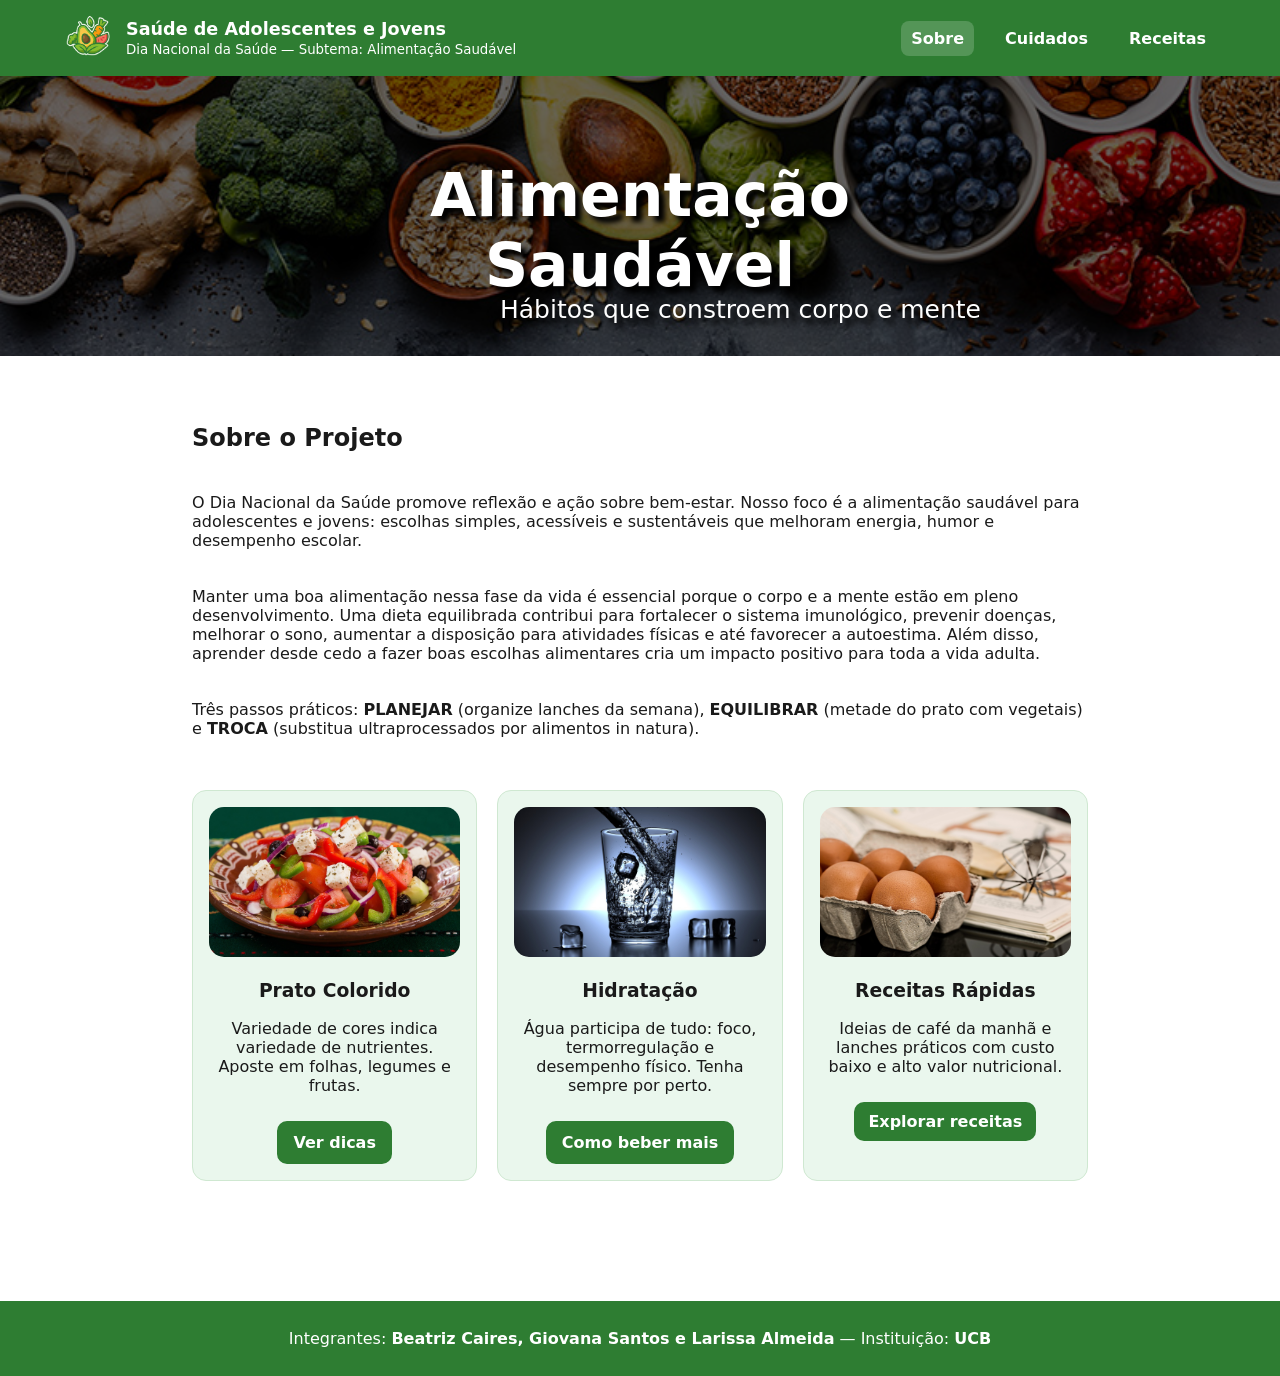
<file: index.html>
<!DOCTYPE html>
<html lang="pt-br">
<head>
  <meta charset="UTF-8">
  <meta name="viewport" content="width=device-width, initial-scale=1.0">
  <title>Saúde Jovem — Sobre</title>
  <link rel="stylesheet" href="style.css">

  <link rel="icon" href="img/logoabacate.png" type="image/png">


</head>
<body>


  <header class="site-header">
    <div class="logo">
      <a href="index.html"><img src="img/logoabacate.png" alt="Logo Saúde Jovem" ></a>
      <div class="brand">
        <h1>Saúde de Adolescentes e Jovens</h1>
        <small>Dia Nacional da Saúde — Subtema: Alimentação Saudável</small>
      </div>
    </div>
    <nav class="nav">
      <a href="index.html" class="active">Sobre</a>
      <a href="cuidados.html">Cuidados</a>
      <a href="receitas.html">Receitas</a>
    </nav>

  </header>

  <section class="banner_alimentacao"  aria-label="Banner alimentação  saudável">
    <div>
      <img class="banner_alimentacao_imagem"  src="img/comida.jpg" alt="Frutas e verduras — banner temático" style="width: 100;">
      <h2 class="titulo_principal_foto">Alimentação Saudável</h2>
    </div>
    
    <div class="banner-texto">
    
      <p>Hábitos que constroem corpo e mente </p>
  
    </div>
  </section>

  <main>
    <section class="content"> <br>
      <h2>Sobre o Projeto</h2>
      <p>O Dia Nacional da Saúde promove reflexão e ação sobre bem‑estar. Nosso foco é a alimentação saudável para adolescentes e jovens: escolhas simples, acessíveis e sustentáveis que melhoram energia, humor e desempenho escolar.</p>
       <p>Manter uma boa alimentação nessa fase da vida é essencial porque o corpo e a mente estão em pleno desenvolvimento. Uma dieta equilibrada contribui para fortalecer o sistema imunológico, prevenir doenças, melhorar o sono, aumentar a disposição para atividades físicas e até favorecer a autoestima. Além disso, aprender desde cedo a fazer boas escolhas alimentares cria um impacto positivo para toda a vida adulta.</p>
      <p>Três passos práticos: <strong>PLANEJAR</strong> (organize lanches da semana), <strong>EQUILIBRAR</strong> (metade do prato com vegetais) e <strong>TROCA</strong> (substitua ultraprocessados por alimentos in natura).</p>
    </section>
    <section class="callouts">
      <article class="callout">
       
        <img src="img/prato colorido.jpeg" alt="Prato colorido" height="150px">
     
        <h3>Prato Colorido</h3>
        <p>Variedade de cores indica variedade de nutrientes. Aposte em folhas, legumes e frutas.</p>
        <a class="btn-outline" href="cuidados.html">Ver dicas</a>
      </article>

      <article class="callout">
        <img src="img/hidratacao.jpeg" alt="Copo de água" height="150px">
        <h3>Hidratação</h3>
        <p>Água participa de tudo: foco, termorregulação e desempenho físico. Tenha sempre por perto.</p>
        <a class="btn-outline" href="cuidados.html#hidratacao">Como beber mais</a>
      </article>
      <article class="callout">
        <img src="img/receitas.jpeg" alt="Tigela com aveia e frutas" height="150px">
        <h3>Receitas Rápidas</h3>
        <p>Ideias de café da manhã e lanches práticos com custo baixo e alto valor nutricional.</p>
        <a class="btn" href="receitas.html">Explorar receitas</a>
      </article>
    </section>
  </main>

  <footer class="site-footer">
    <p>Integrantes: <strong>Beatriz Caires, Giovana Santos e Larissa Almeida</strong> — Instituição: <strong>UCB</strong></p>
  </footer>
</body>
</html>
</file>
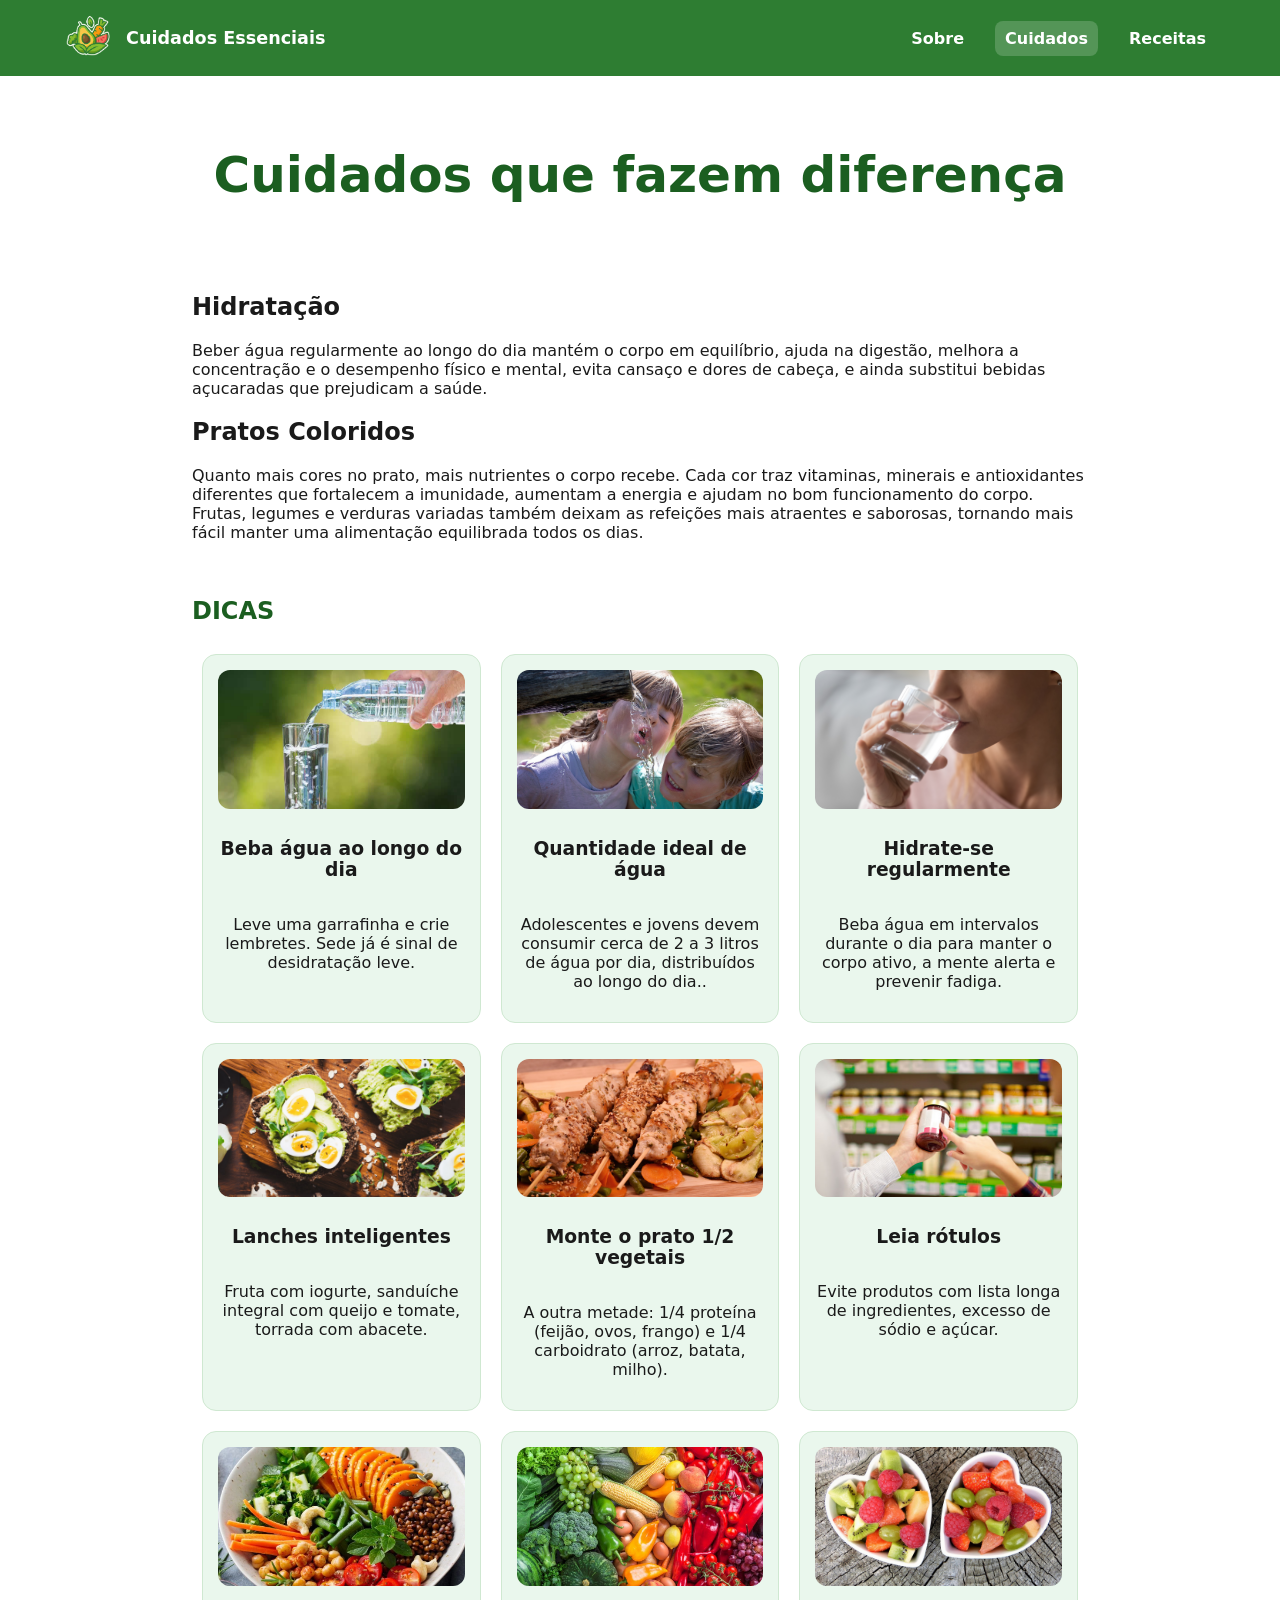
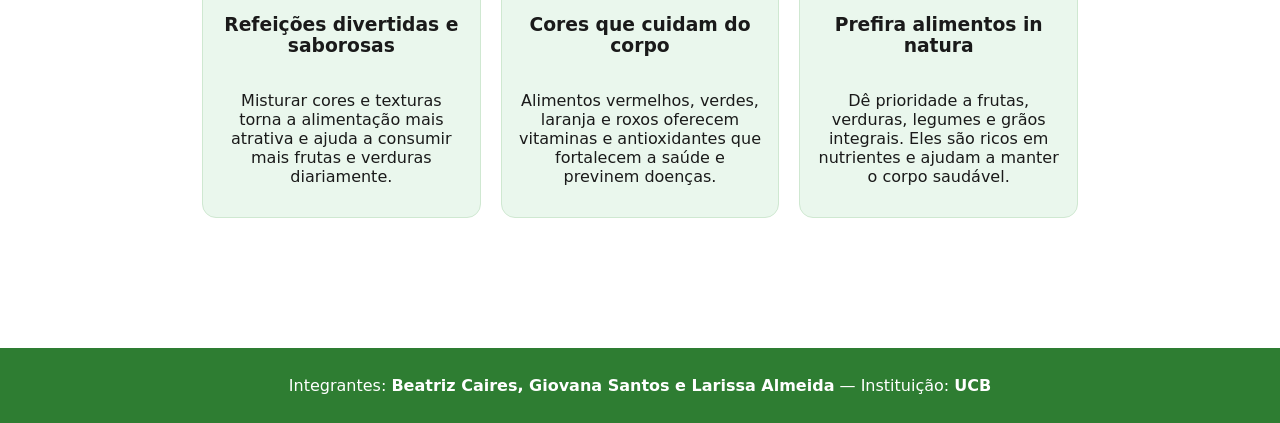
<file: cuidados.html>
<!DOCTYPE html>
<html lang="pt-br">
<head>
  <meta charset="UTF-8">
  <meta name="viewport" content="width=device-width, initial-scale=1.0">
  <title>Saúde Jovem — Cuidados</title>
  <link rel="stylesheet" href="style.css">
  <link rel="icon" href="img/logoabacate.png" type="image/png">
</head>
<body>
  <header class="site-header">
    <div class="logo">
      <a href="index.html"><img src="img/logoabacate.png" alt="Logo Saúde Jovem"></a>
      <div class="brand"><h1>Cuidados Essenciais</h1></div>
    </div>
   

    <nav class="nav">
      <a href="index.html">Sobre</a>
      <a href="cuidados.html" class="active">Cuidados</a>
      <a href="receitas.html">Receitas</a>
    </nav>
  </header>

  <main>
   <strong> <p style="text-align: center; color:#1b5e20; font-size: 50px;">Cuidados que fazem diferença </p></strong><br>

    <h2>Hidratação</h2>
    <p>Beber água regularmente ao longo do dia mantém o corpo em equilíbrio, ajuda na digestão, melhora a concentração e o desempenho físico e mental, evita cansaço e dores de cabeça, e ainda substitui bebidas açucaradas que prejudicam a saúde.</p>
   

    <h2>Pratos Coloridos</h2>
     <p>Quanto mais cores no prato, mais nutrientes o corpo recebe. Cada cor traz vitaminas, minerais e antioxidantes diferentes que fortalecem a imunidade, aumentam a energia e ajudam no bom funcionamento do corpo. Frutas, legumes e verduras variadas também deixam as refeições mais atraentes e saborosas, tornando mais fácil manter uma alimentação equilibrada todos os dias.</p>
      <br>
      <strong><h2 style=" color: #1b5e20;">DICAS</h2></strong>



    <div class="cards">
        
      <article class="card" id="hidratacao">
        <img src="img/agua_1.jpg" alt="Hidratação">
        <h3>Beba água ao longo do dia</h3>
        <p>Leve uma garrafinha e crie lembretes. Sede já é sinal de desidratação leve.</p>
        

      </article>
      <article class="card">
        <img src="img/agua-2.jpeg" alt="agua">
        <h3>Quantidade ideal de água</h3>
        <p>Adolescentes e jovens devem consumir cerca de 2 a 3 litros de água por dia, distribuídos ao longo do dia..</p>
        
      </article>
     </article>

     <article class="card">
      <img src="img/agua_3.jpg" alt="Água">
      <h3>Hidrate-se regularmente</h3>
      <p>Beba água em intervalos durante o dia para manter o corpo ativo, a mente alerta e prevenir fadiga.</p>
      
     </article>

      <article class="card">
        <img src="img/torrada_abacate.jpeg" alt="Lanche inteligente">
        <h3>Lanches inteligentes</h3>
        <p>Fruta com iogurte, sanduíche integral com queijo e tomate, torrada com abacete.</p>
       
      </article>
      
     </article>
     <article class="card">
      <img src="img/carne_legaumes.jpg" alt="Prato saudável">
      <h3>Monte o prato 1/2 vegetais</h3>
      <p>A outra metade: 1/4 proteína (feijão, ovos, frango) e 1/4 carboidrato (arroz, batata, milho).</p>
     
     </article>


      <article class="card">
        <img src="img/rotulo_embalagem.jpeg" alt="Rótulos">
        <h3>Leia rótulos</h3>
        <p>Evite produtos com lista longa de ingredientes, excesso de sódio e açúcar.</p>
       
      </article>
     </article>

     <article class="card">
      <img src="img/Prato_card.jpeg" alt="Prato saudável">
      <h3>Refeições divertidas e saborosas</h3>
      <p>Misturar cores e texturas torna a alimentação mais atrativa e ajuda a consumir mais frutas e verduras diariamente.</p>
      
     </article>

     </article>
     <article class="card">
     <img src="img/cores_VVRL.jpg" alt="Prato saudável">
     <h3>Cores que cuidam do corpo</h3>
     <p>Alimentos vermelhos, verdes, laranja e roxos oferecem vitaminas e antioxidantes que fortalecem a saúde e previnem doenças.</p>
     
     </article>

     <article class="card">
     <img src="img/fresh_fruits.jpg" alt="Prato saudável">
      <h3>Prefira alimentos in natura </h3>
     <p>Dê prioridade a frutas, verduras, legumes e grãos integrais. Eles são ricos em nutrientes e ajudam a manter o corpo saudável.</p>
    
      </article>
    </div>
   
  </main>

  <footer class="site-footer">
    <p>Integrantes: <strong>Beatriz Caires, Giovana Santos e Larissa Almeida</strong> — Instituição: <strong>UCB</strong></p>
  </footer>
</body>
</html>
</file>
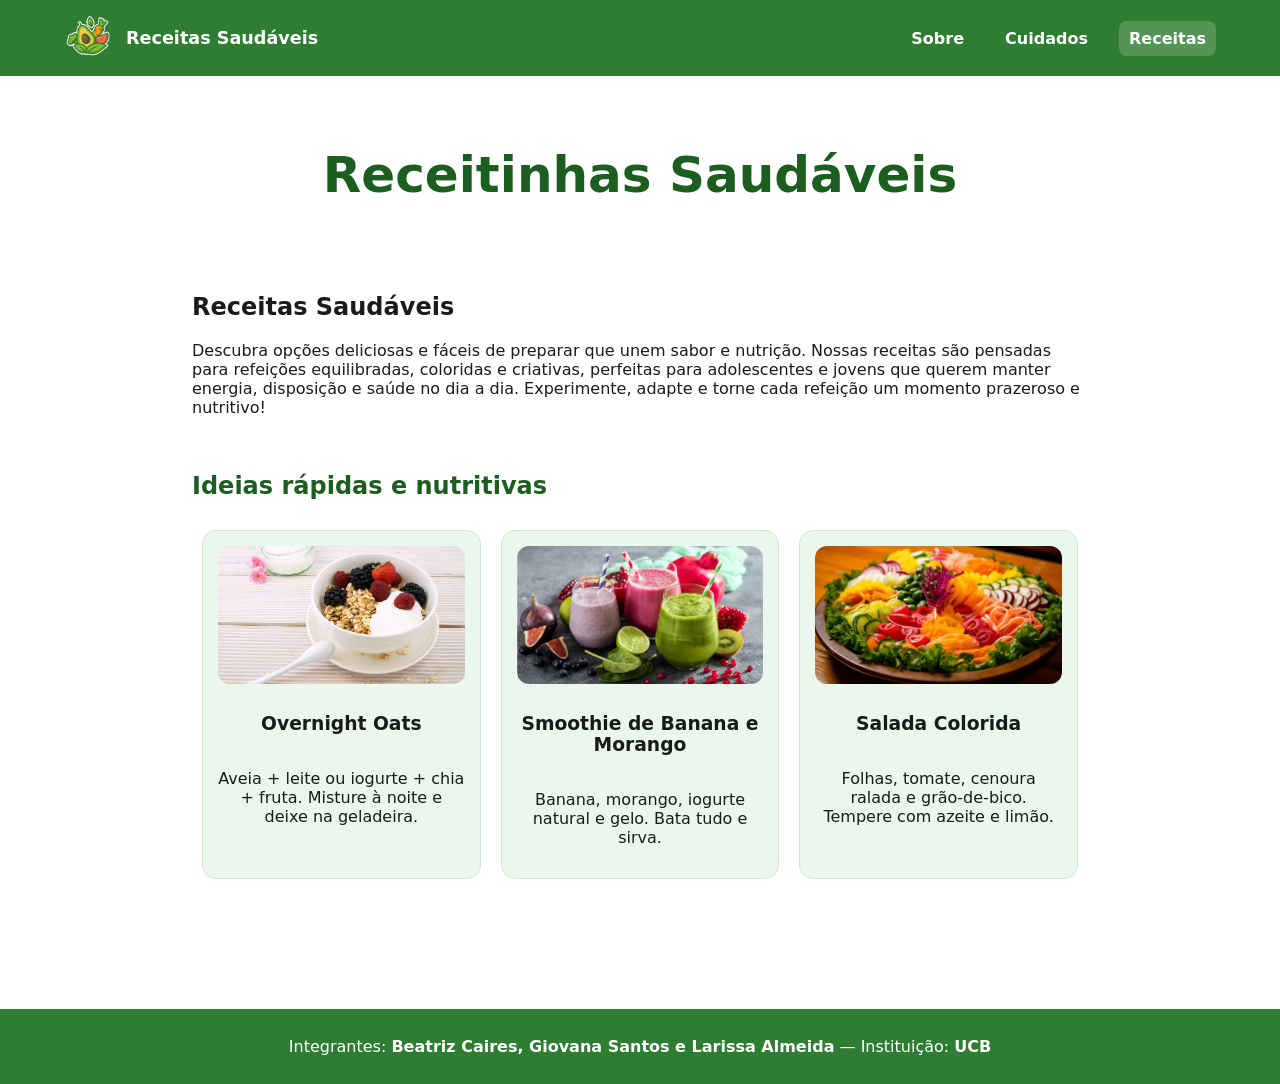
<file: receitas.html>
<!DOCTYPE html>
<html lang="pt-br">
<head>
  <meta charset="UTF-8">
  <meta name="viewport" content="width=device-width, initial-scale=1.0">
  <title>Saúde Jovem — Receitas</title>
  <link rel="stylesheet" href="style.css">
  <link rel="icon" href="img/logoabacate.png" type="image/png">
</head>
<body>
  <header class="site-header">
    <div class="logo">
      <a href="index.html"><img src="img/logoabacate.png" alt="Logo Saúde Jovem"></a>
      <div class="brand"><h1>Receitas Saudáveis</h1></div>
    </div>
    <nav class="nav">
      <a href="index.html">Sobre</a>
      <a href="cuidados.html">Cuidados</a>
      <a href="receitas.html" class="active">Receitas</a>
    </nav>
  </header>

  <main>

    <strong> <p style="text-align: center; color:#1b5e20; font-size: 50px;">Receitinhas Saudáveis  </p></strong><br>

    <h2>Receitas Saudáveis</h2>
    <p>Descubra opções deliciosas e fáceis de preparar que unem sabor e nutrição. Nossas receitas são pensadas para refeições equilibradas, coloridas e criativas, perfeitas para adolescentes e jovens que querem manter energia, disposição e saúde no dia a dia. Experimente, adapte e torne cada refeição um momento prazeroso e nutritivo!</p>
    <br>

    <h2 style="color: #1b5e20;">Ideias rápidas e nutritivas</h2>
    <div class="cards">
      <article class="card">
        <img src="img/Cereal.jpeg" alt="Overnight oats">
        <h3>Overnight Oats</h3>
        <p>Aveia + leite ou iogurte + chia + fruta. Misture à noite e deixe na geladeira.</p>
        
      </article>


      <article class="card">
        <img src="img/smoothie.jpeg" alt="Smoothie de frutas">
        <h3>Smoothie de Banana e Morango</h3>
        <p>Banana, morango, iogurte natural e gelo. Bata tudo e sirva.</p>
        
      </article>


      <article class="card">
        <img src="img/salada_colorida.jpeg" alt="Salada colorida">
        <h3>Salada Colorida</h3>
        <p>Folhas, tomate, cenoura ralada e grão‑de‑bico. Tempere com azeite e limão.</p>
        
      </article>
    </div>
  </main>

  <footer class="site-footer">
    <p>Integrantes: <strong>Beatriz Caires, Giovana Santos e Larissa Almeida</strong> — Instituição: <strong>UCB</strong></p>
  </footer>
</body>
</html>
</file>
<file: style.css>
html, body {
  height: 100%;
  display: flex;
  flex-direction: column;
}
body{
overflow-x: hidden;

}
main {
  flex: 1;
  margin-top: -40px;
}


:root{
  --green:#2e7d32;
  --green-dark:#1b5e20;
  --green-soft:#eaf7ed;
  --text:#1a1a1a;
}
*{box-sizing:border-box}
body{
  margin:0;
  font-family:system-ui, Arial, sans-serif;
  color:var(--text);
  background:#fff;
}
.site-header{
  position:sticky; top:0; z-index:10;
  background:var(--green);
  color:#ffffff;
  padding:12px 5vw;
  display:flex; align-items:center; justify-content:space-between;
}
.logo{display:flex; gap:12px; align-items:center}
.logo img{height:48px}
.brand h1{font-size:1.1rem; margin:0}
.nav a{
  color:#fff; text-decoration:none; font-weight:700; margin-left:16px; padding:8px 10px; border-radius:8px
}
.nav a.active, .nav a:hover{background:rgba(255,255,255,.18)}

.banner{position:relative}

.banner_alimentacao_imagem{
  width:100%; height:280px; 
  object-fit:cover; 
  filter:brightness(40%) saturate(1.1)
}

.titulo_principal_foto{
  position: absolute;
  top: 20%;         
  left: 50%;              
  transform: translate(-50%, -50%); 
  color: white;
  font-size: 60px;
  text-shadow: 6px 6px 5px black; 
  text-align: center;
}

.banner-texto{
   color:#ffffff; 
   position: absolute;
   box-shadow:inset;
   top: 30%;
   width: 2000px;
   padding: 0px 500px;
   font-size: 25px;
   text-shadow: 6px 6px 5px black;
  
}


main{padding:60px 15%} 
.content{
 display:grid; 
 gap:5px
 

}




.callouts{display:grid; grid-template-columns:repeat(auto-fit, minmax(240px,1fr)); gap:20px; margin-top:16px}
.callout, .card{
  background:var(--green-soft); border:1px solid #cfe8d1; border-radius:14px; padding:16px; text-align:center
}
.callout img, .card img{
  width:100%; 
  border-radius:15px
  
}
.callout{
  margin-top: 20px;
}


.cards{
  display: grid;
  grid-template-columns: repeat(auto-fit, minmax(260px, 1fr));
  gap: 20px;
  padding: 10px;
  
}

.card{
  background: var(--green-soft);
  border: 1px solid #cfe8d1;
  border-radius: 14px;
  padding: 15px;
  text-align: center;
  display: flex;
  flex-direction: column;
}

.card img{
  width: 100%;
  border-radius: 12px;
  aspect-ratio: 16 / 9;   
  object-fit: cover;
  margin-bottom: 10px;
}

.card .btn{
  margin-top: auto;       
}
.btn, .btn-outline{
  display:inline-block; margin-top:10px; padding:10px 14px; border-radius:10px; cursor:pointer; font-weight:700; text-decoration:none; border:none
}
.btn{background:var(--green); color:#fff}
.btn:hover{background:var(--green-dark)}
.btn-outline{background:var(--green); color:#fff; border:2px solid var(--green)}


.btn-outline:hover{background:var(--green-dark)}

.site-footer{
  margin-top:60px;
   background:var(--green); 
   color:#fff; 
   text-align:center;
  padding:12px
}

@media (max-width:700px){
  main{padding:20px 6vw}
  .banner img{height:220px}
}
</file>
